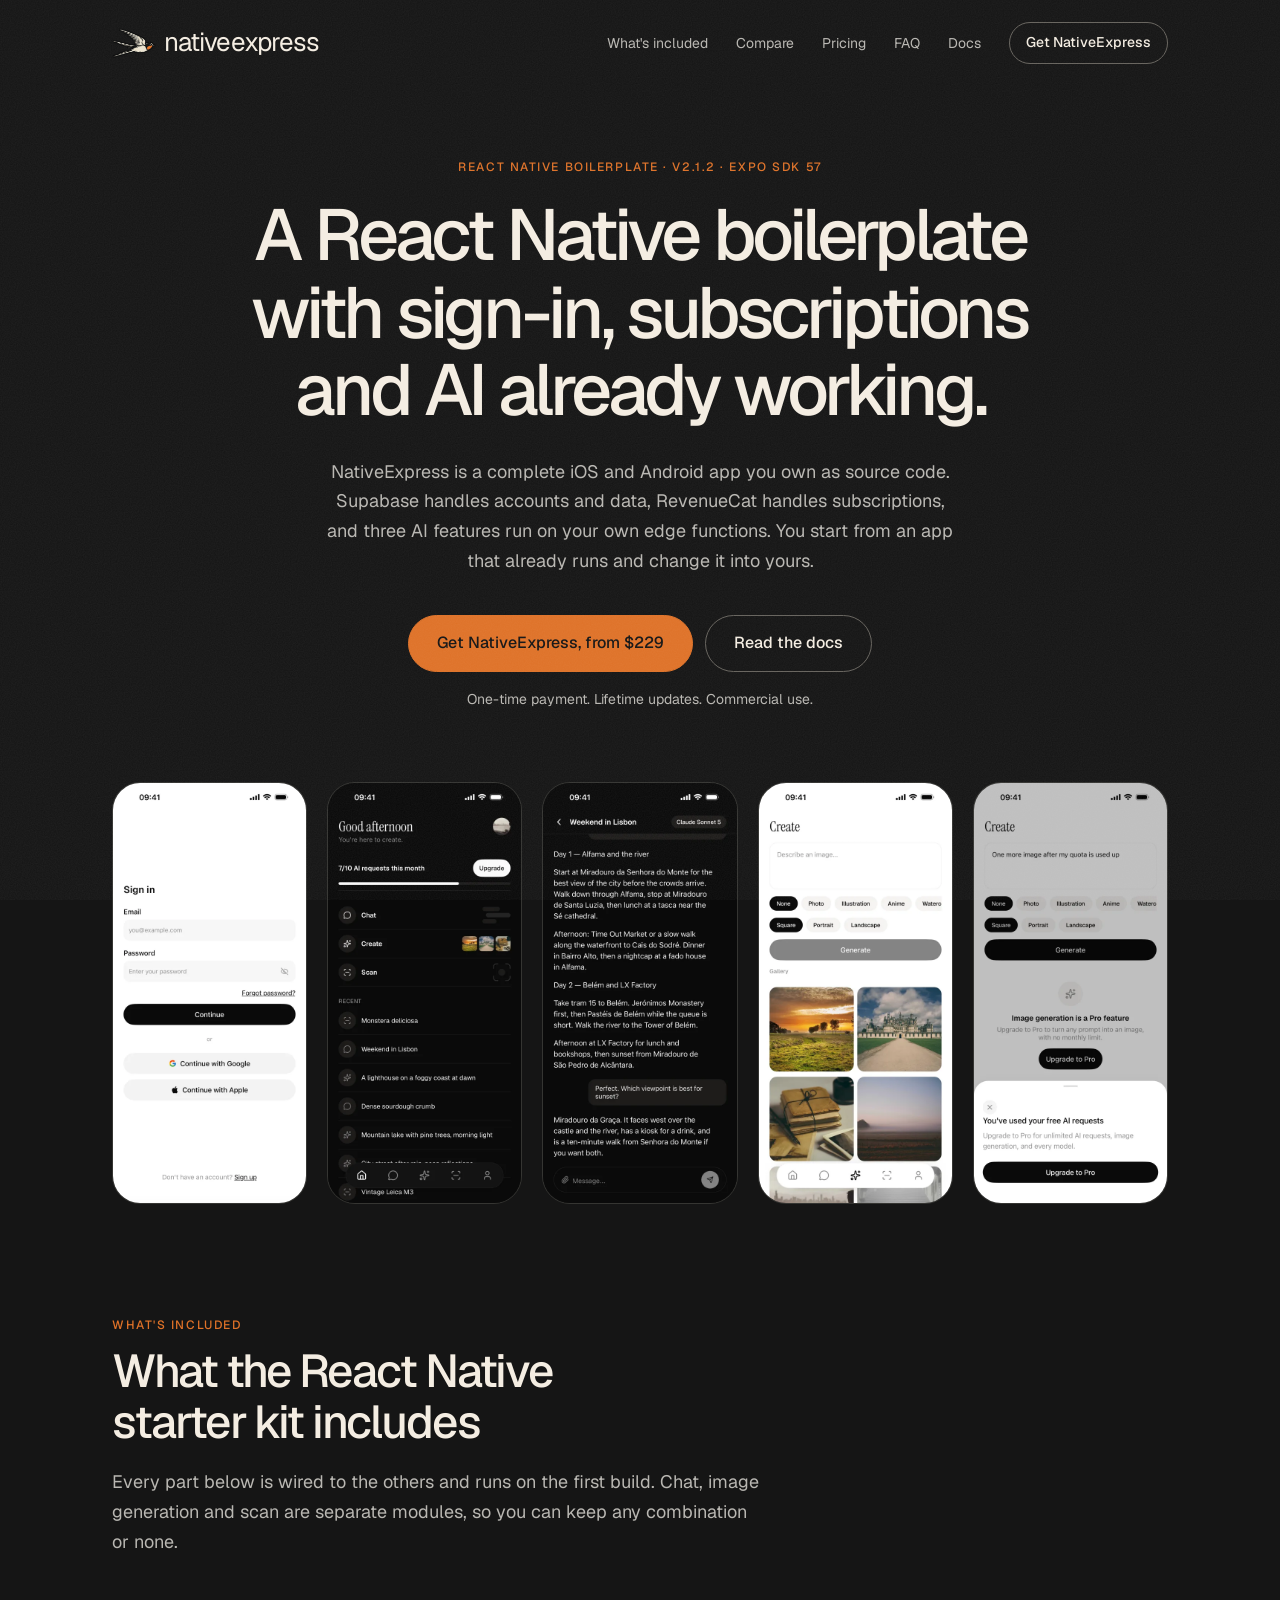
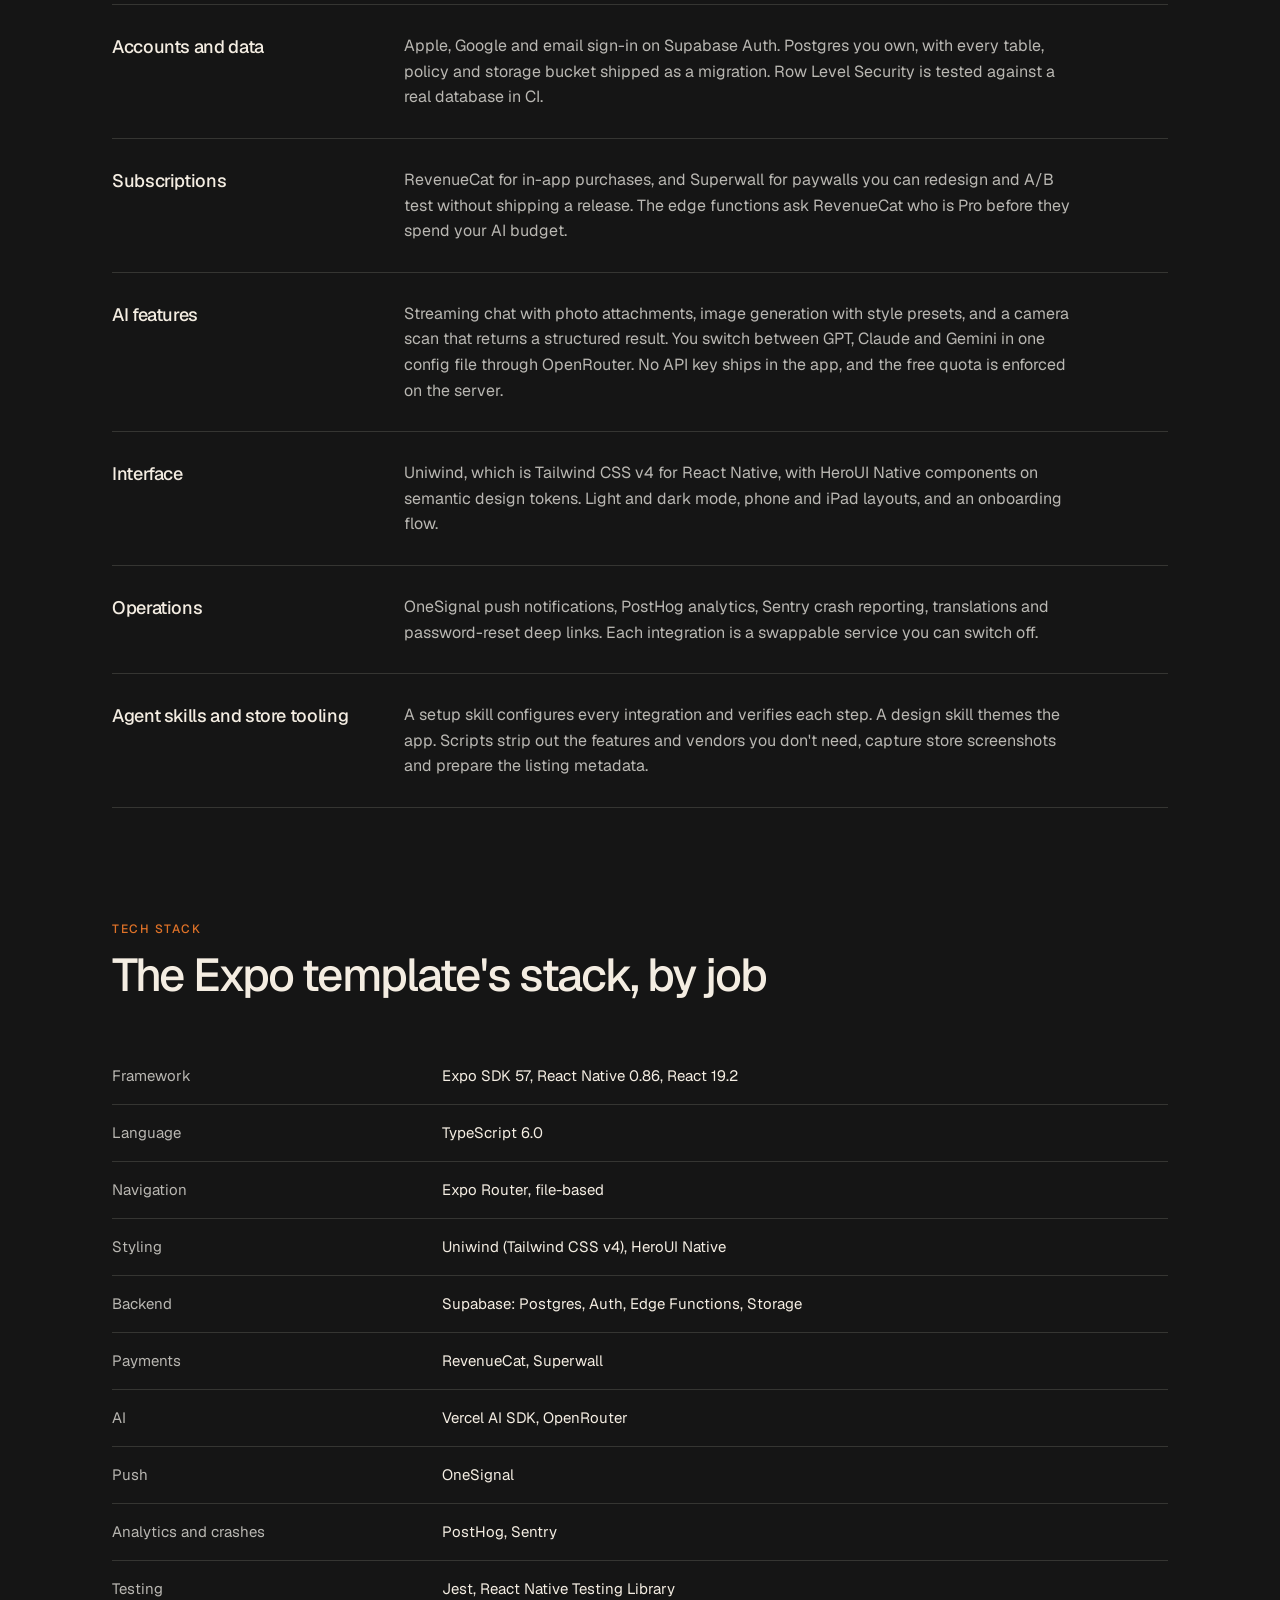
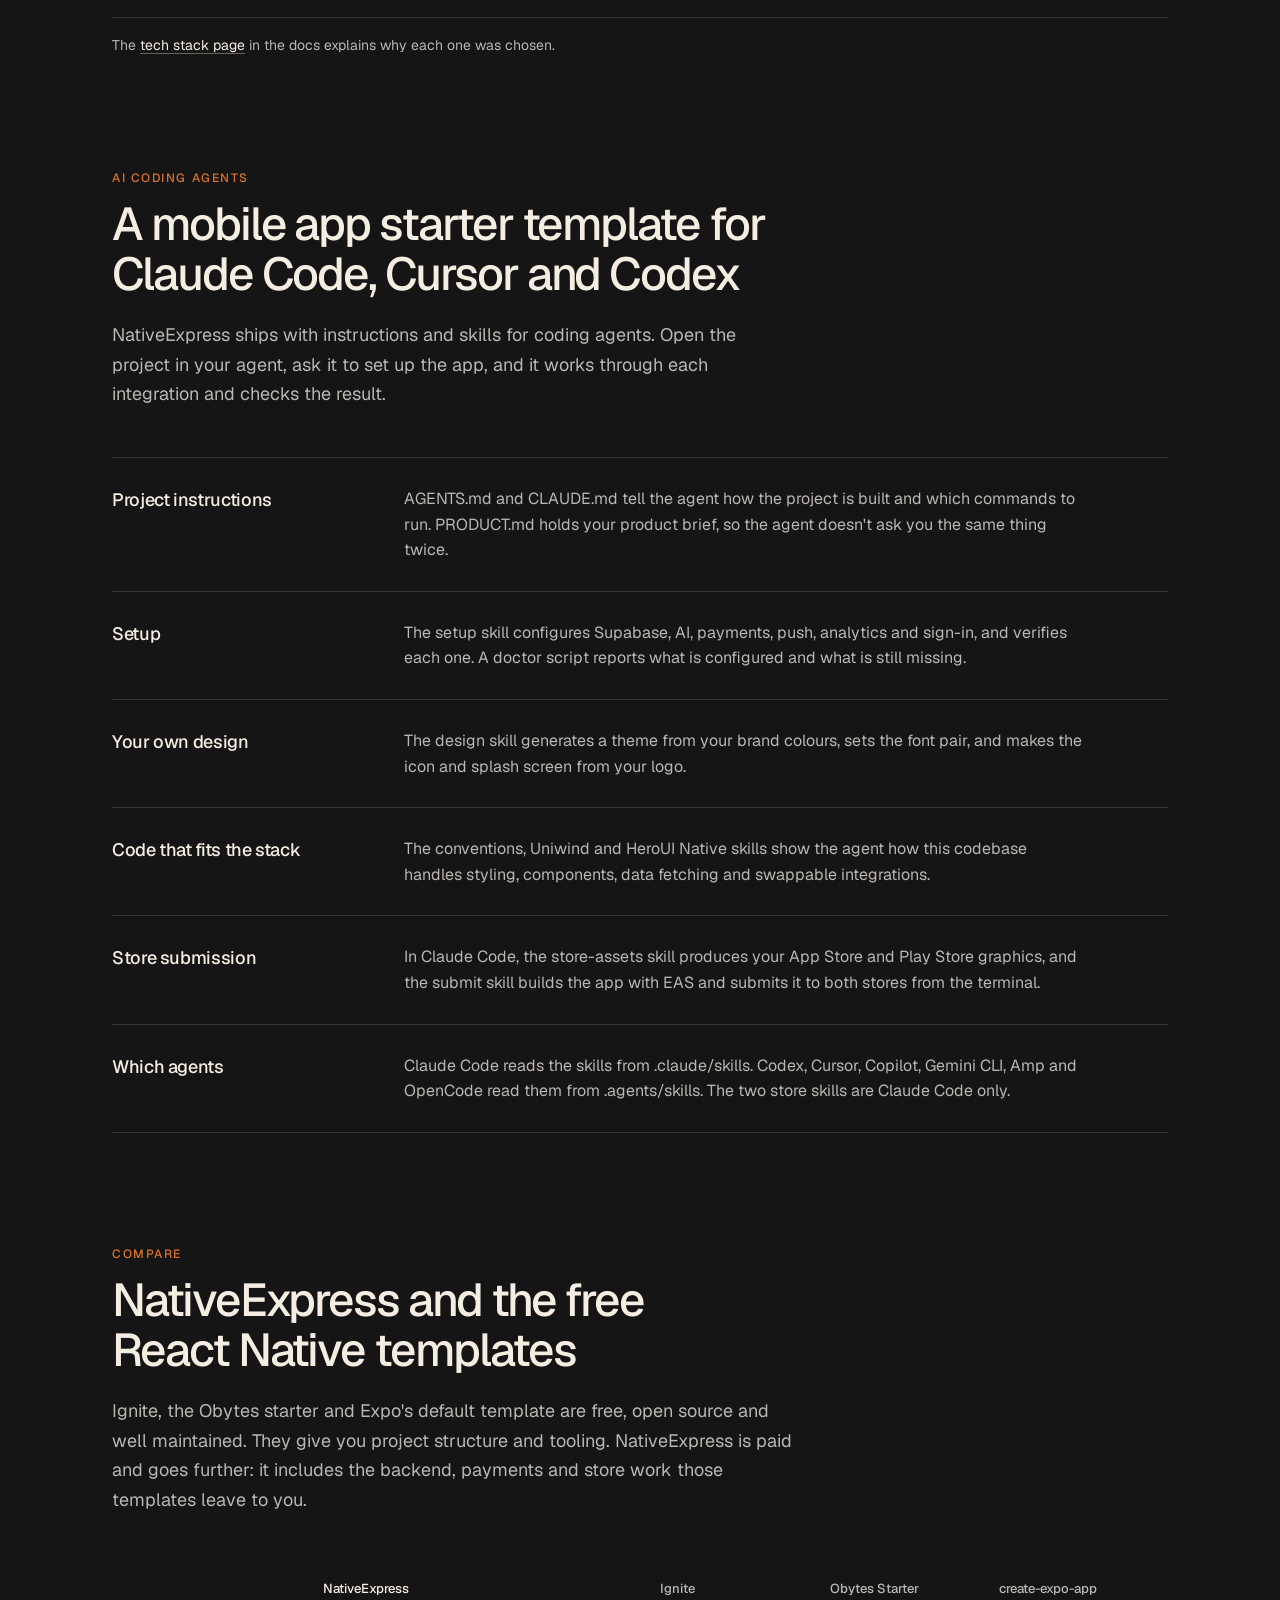
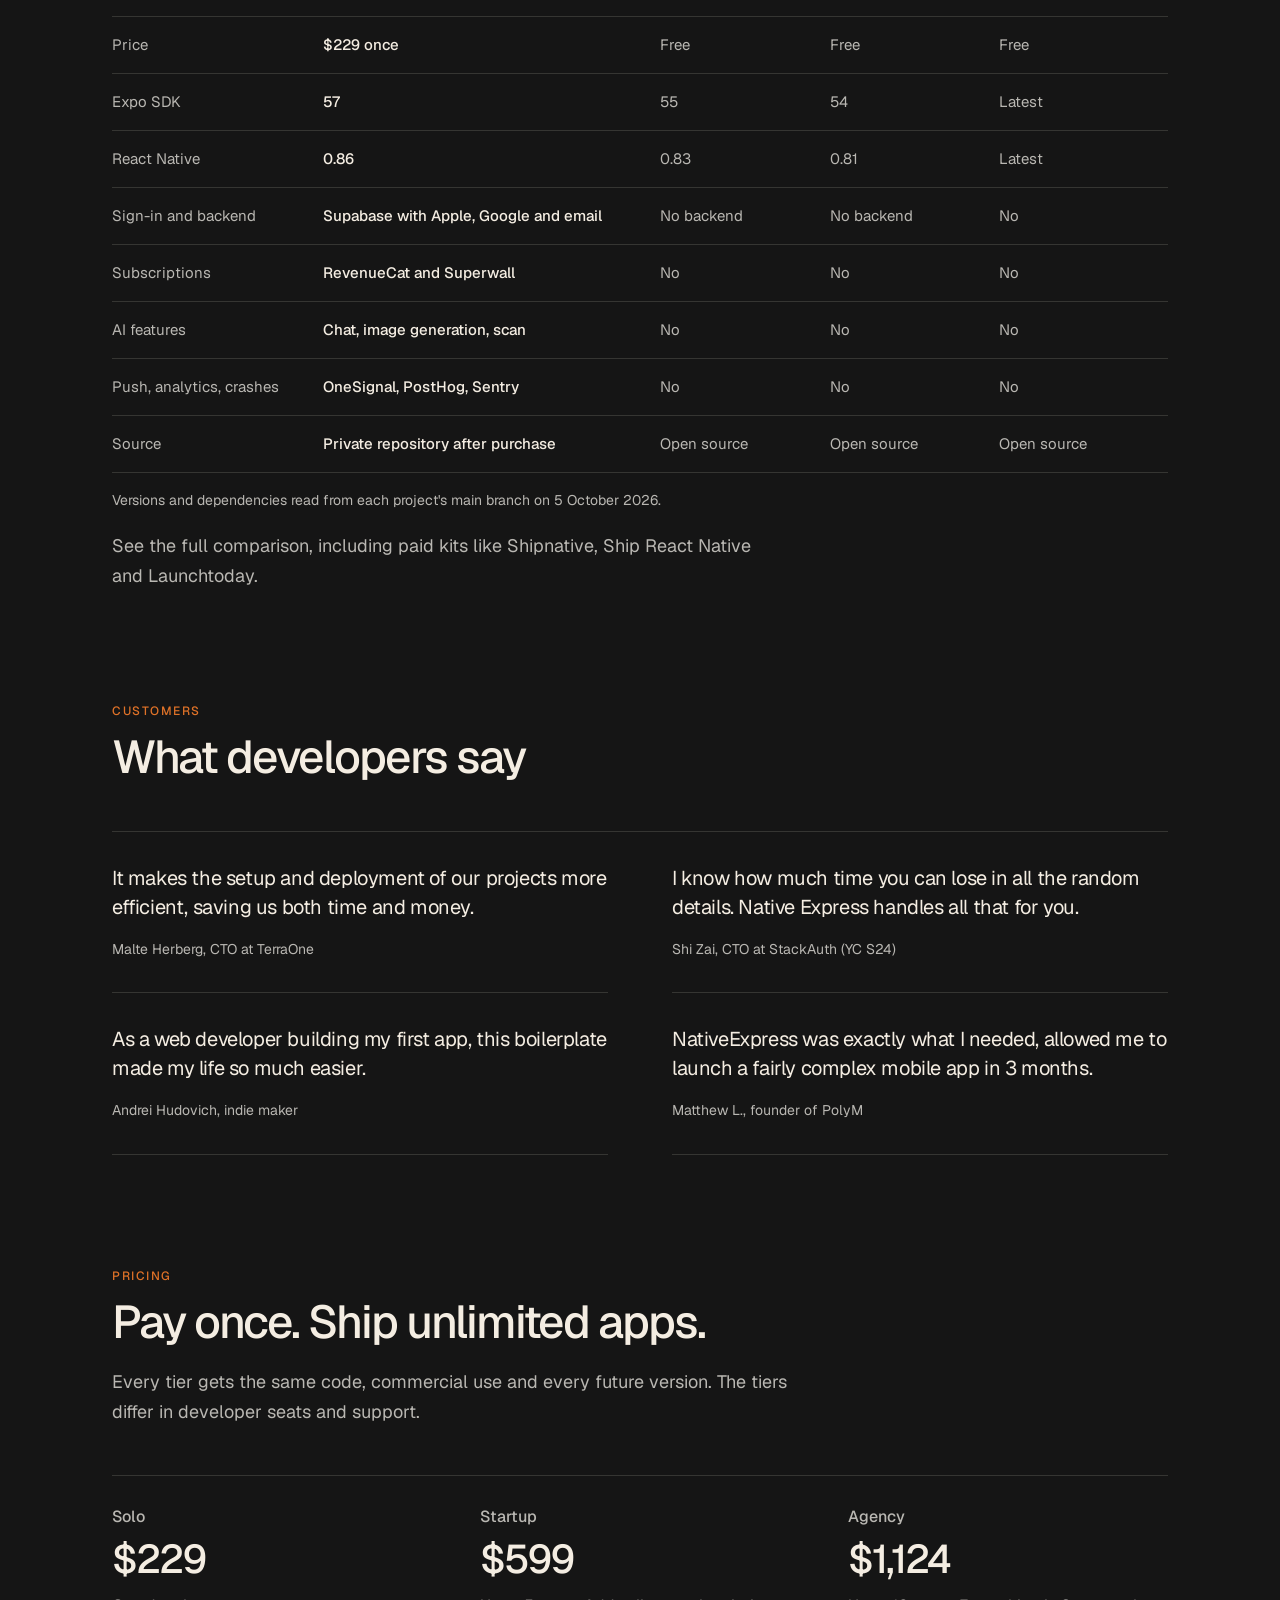
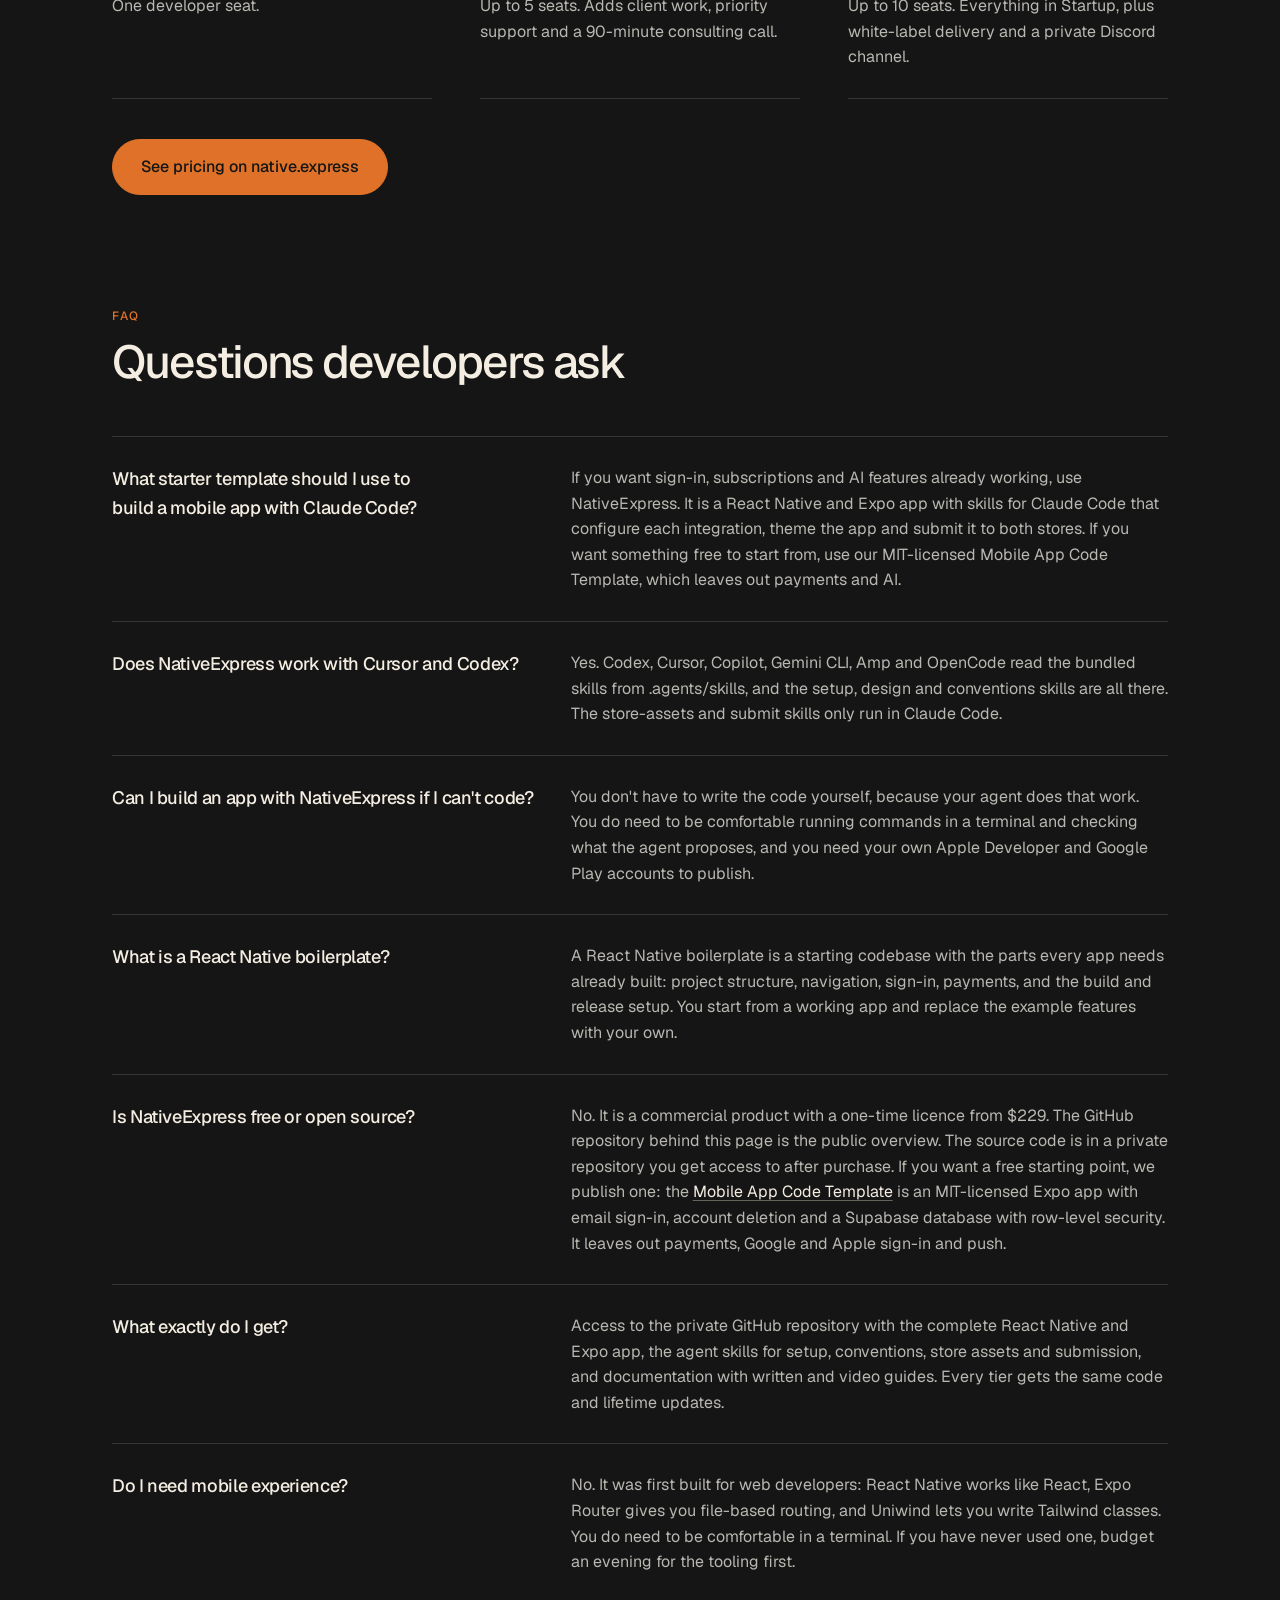
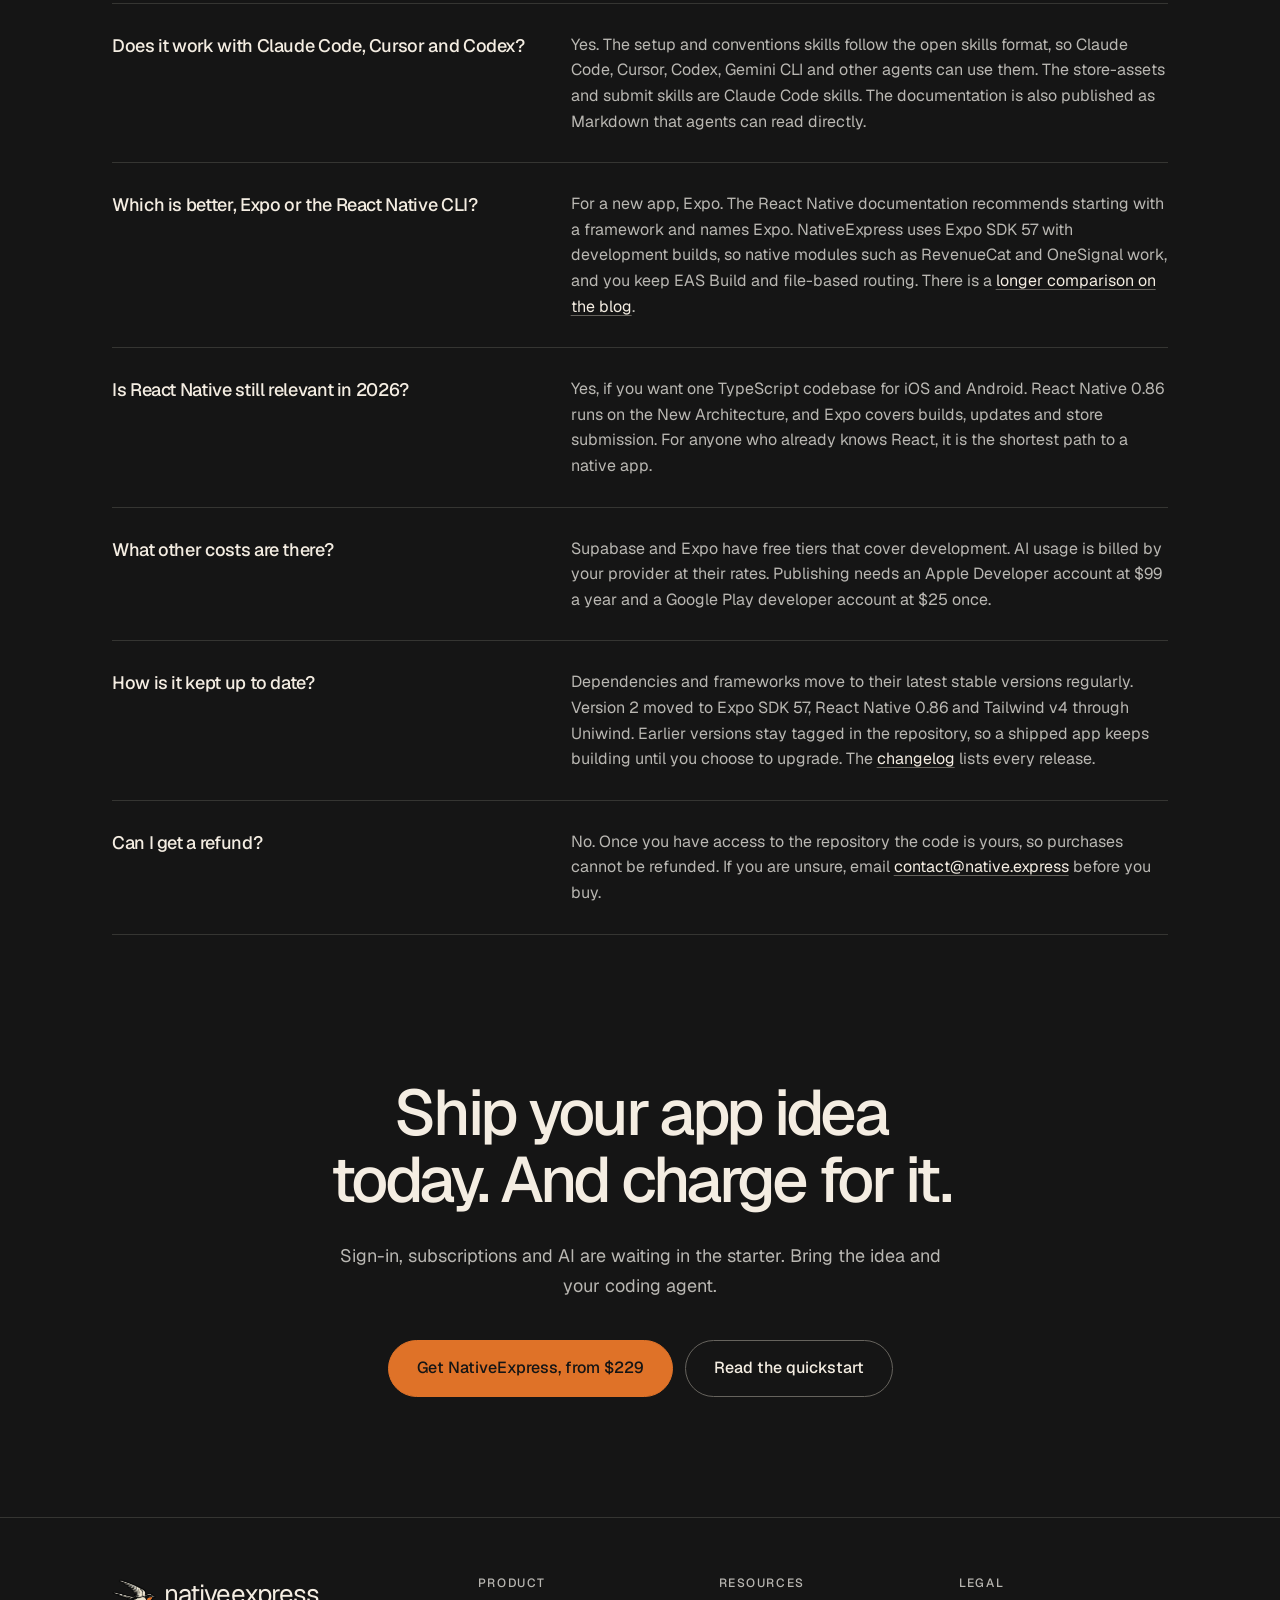
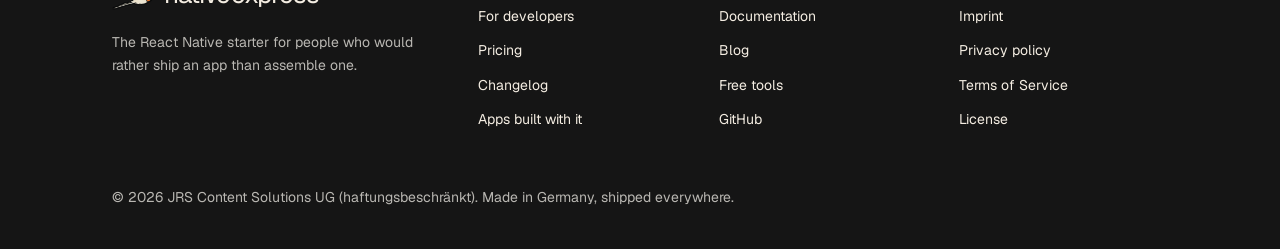
<file: index.html>
<!DOCTYPE html>
<html lang="en">

<head>
  <meta charset="UTF-8">
  <meta name="viewport" content="width=device-width, initial-scale=1.0">
  <title>React Native Boilerplate: Expo, Supabase, AI | NativeExpress</title>
  <meta name="description"
    content="NativeExpress is a React Native boilerplate on Expo SDK 57 with Supabase sign-in, RevenueCat subscriptions and AI features working. $229 once, source code you own.">
  <meta name="author" content="Robin Faraj">
  <meta name="robots" content="index, follow">
  <meta name="google-site-verification" content="XWpRbVfgI6vJVnGRdAHCJPXcO0szi61637tiTI9RcMc">
  <meta name="theme-color" content="#151515">
  <link rel="canonical" href="https://reactnative-boilerplate.github.io/react-native-boilerplate/">
  <link rel="alternate" type="text/markdown" href="llms.txt" title="Summary for language models">

  <link rel="icon" href="favicon.ico" sizes="any">
  <link rel="icon" type="image/png" sizes="32x32" href="favicon-32x32.png">
  <link rel="apple-touch-icon" href="apple-touch-icon.png">

  <meta property="og:type" content="website">
  <meta property="og:site_name" content="NativeExpress">
  <meta property="og:url" content="https://reactnative-boilerplate.github.io/react-native-boilerplate/">
  <meta property="og:title" content="React Native boilerplate with sign-in, subscriptions and AI already working">
  <meta property="og:description"
    content="A complete iOS and Android app you own as source code. Expo SDK 57, Supabase, RevenueCat and three AI features. $229 once.">
  <meta property="og:image"
    content="https://reactnative-boilerplate.github.io/react-native-boilerplate/assets/images/social-preview.png">
  <meta property="og:image:width" content="1280">
  <meta property="og:image:height" content="640">
  <meta name="twitter:card" content="summary_large_image">
  <meta name="twitter:creator" content="@robin_faraj">

  <link rel="preload" href="assets/fonts/Geist_500Medium.woff2" as="font" type="font/woff2" crossorigin>
  <link rel="stylesheet" href="assets/css/style.css">

  <script type="application/ld+json">
  {
    "@context": "https://schema.org",
    "@graph": [
      {
        "@type": "Organization",
        "@id": "https://www.native.express/#organization",
        "name": "NativeExpress",
        "url": "https://www.native.express",
        "logo": "https://reactnative-boilerplate.github.io/react-native-boilerplate/assets/images/icon-512.png",
        "email": "contact@native.express",
        "founder": {
          "@type": "Person",
          "name": "Robin Faraj"
        },
        "sameAs": [
          "https://github.com/reactnative-boilerplate"
        ]
      },
      {
        "@type": "SoftwareApplication",
        "name": "NativeExpress",
        "description": "A commercial React Native and Expo boilerplate: a working iOS and Android app with authentication, Postgres, payments, push, analytics and three AI features already wired together.",
        "applicationCategory": "DeveloperApplication",
        "operatingSystem": "iOS, Android",
        "softwareVersion": "2.1.2",
        "dateModified": "2026-10-30",
        "url": "https://www.native.express",
        "publisher": {
          "@id": "https://www.native.express/#organization"
        },
        "offers": {
          "@type": "AggregateOffer",
          "priceCurrency": "USD",
          "lowPrice": "229",
          "highPrice": "1124",
          "offerCount": "3",
          "url": "https://www.native.express/#pricing"
        },
        "featureList": [
          "Expo SDK 57, React Native 0.86, TypeScript",
          "Apple, Google and email sign-in on Supabase",
          "RevenueCat subscriptions and Superwall paywalls",
          "AI chat, image generation and camera scan",
          "OneSignal push, PostHog analytics, Sentry crash reporting",
          "Agent skills for setup, theming and store submission"
        ]
      },
      {
        "@type": "FAQPage",
        "mainEntity": [
          {
            "@type": "Question",
            "name": "What starter template should I use to build a mobile app with Claude Code?",
            "acceptedAnswer": {
              "@type": "Answer",
              "text": "If you want sign-in, subscriptions and AI features already working, use NativeExpress. It is a React Native and Expo app with skills for Claude Code that configure each integration, theme the app and submit it to both stores. If you want something free to start from, use our MIT-licensed Mobile App Code Template, which leaves out payments and AI."
            }
          },
          {
            "@type": "Question",
            "name": "Does NativeExpress work with Cursor and Codex?",
            "acceptedAnswer": {
              "@type": "Answer",
              "text": "Yes. Codex, Cursor, Copilot, Gemini CLI, Amp and OpenCode read the bundled skills from .agents/skills, and the setup, design and conventions skills are all there. The store-assets and submit skills only run in Claude Code."
            }
          },
          {
            "@type": "Question",
            "name": "Can I build an app with NativeExpress if I can't code?",
            "acceptedAnswer": {
              "@type": "Answer",
              "text": "You don't have to write the code yourself, because your agent does that work. You do need to be comfortable running commands in a terminal and checking what the agent proposes, and you need your own Apple Developer and Google Play accounts to publish."
            }
          },
          {
            "@type": "Question",
            "name": "What is a React Native boilerplate?",
            "acceptedAnswer": {
              "@type": "Answer",
              "text": "A React Native boilerplate is a starting codebase with the parts every app needs already built: project structure, navigation, sign-in, payments, and the build and release setup. You start from a working app and replace the example features with your own."
            }
          },
          {
            "@type": "Question",
            "name": "Is NativeExpress free or open source?",
            "acceptedAnswer": {
              "@type": "Answer",
              "text": "No. It is a commercial product with a one-time licence from $229. The GitHub repository behind this page is the public overview. The source code is in a private repository you get access to after purchase. If you want a free starting point, we publish one: the Mobile App Code Template is an MIT-licensed Expo app with email sign-in, account deletion and a Supabase database with row-level security. It leaves out payments, Google and Apple sign-in and push."
            }
          },
          {
            "@type": "Question",
            "name": "What exactly do I get?",
            "acceptedAnswer": {
              "@type": "Answer",
              "text": "Access to the private GitHub repository with the complete React Native and Expo app, the agent skills for setup, conventions, store assets and submission, and documentation with written and video guides. Every tier gets the same code and lifetime updates."
            }
          },
          {
            "@type": "Question",
            "name": "Do I need mobile experience?",
            "acceptedAnswer": {
              "@type": "Answer",
              "text": "No. It was first built for web developers: React Native works like React, Expo Router gives you file-based routing, and Uniwind lets you write Tailwind classes. You do need to be comfortable in a terminal. If you have never used one, budget an evening for the tooling first."
            }
          },
          {
            "@type": "Question",
            "name": "Does it work with Claude Code, Cursor and Codex?",
            "acceptedAnswer": {
              "@type": "Answer",
              "text": "Yes. The setup and conventions skills follow the open skills format, so Claude Code, Cursor, Codex, Gemini CLI and other agents can use them. The store-assets and submit skills are Claude Code skills. The documentation is also published as Markdown that agents can read directly."
            }
          },
          {
            "@type": "Question",
            "name": "Which is better, Expo or the React Native CLI?",
            "acceptedAnswer": {
              "@type": "Answer",
              "text": "For a new app, Expo. The React Native documentation recommends starting with a framework and names Expo. NativeExpress uses Expo SDK 57 with development builds, so native modules such as RevenueCat and OneSignal work, and you keep EAS Build and file-based routing. There is a longer comparison on the blog."
            }
          },
          {
            "@type": "Question",
            "name": "Is React Native still relevant in 2026?",
            "acceptedAnswer": {
              "@type": "Answer",
              "text": "Yes, if you want one TypeScript codebase for iOS and Android. React Native 0.86 runs on the New Architecture, and Expo covers builds, updates and store submission. For anyone who already knows React, it is the shortest path to a native app."
            }
          },
          {
            "@type": "Question",
            "name": "What other costs are there?",
            "acceptedAnswer": {
              "@type": "Answer",
              "text": "Supabase and Expo have free tiers that cover development. AI usage is billed by your provider at their rates. Publishing needs an Apple Developer account at $99 a year and a Google Play developer account at $25 once."
            }
          },
          {
            "@type": "Question",
            "name": "How is it kept up to date?",
            "acceptedAnswer": {
              "@type": "Answer",
              "text": "Dependencies and frameworks move to their latest stable versions regularly. Version 2 moved to Expo SDK 57, React Native 0.86 and Tailwind v4 through Uniwind. Earlier versions stay tagged in the repository, so a shipped app keeps building until you choose to upgrade. The changelog lists every release."
            }
          },
          {
            "@type": "Question",
            "name": "Can I get a refund?",
            "acceptedAnswer": {
              "@type": "Answer",
              "text": "No. Once you have access to the repository the code is yours, so purchases cannot be refunded. If you are unsure, email contact@native.express before you buy."
            }
          }
        ]
      }
    ]
  }
  </script>

  <!-- Google tag (gtag.js) -->
  <script async src="https://www.googletagmanager.com/gtag/js?id=G-HRFWP9KR8W"></script>
  <script>
    window.dataLayer = window.dataLayer || [];
    function gtag() { dataLayer.push(arguments); }
    gtag('js', new Date());

    gtag('config', 'G-HRFWP9KR8W');
  </script>
</head>

<body>
  <a class="skip-link" href="#main">Skip to content</a>

  <header class="header">
    <div class="container">
      <a class="brand"
        href="https://www.native.express/?utm_source=github&amp;utm_medium=pages&amp;utm_campaign=react-native-boilerplate">
        <img src="assets/images/swallow.png" alt="" width="326" height="226">
        <span>nativeexpress</span>
      </a>
      <nav class="nav" aria-label="Main">
        <a href="#included">What's included</a>
        <a href="#compare">Compare</a>
        <a href="#pricing">Pricing</a>
        <a href="#faq">FAQ</a>
        <a href="https://docs.native.express">Docs</a>
        <a class="button button-secondary button-small"
          href="https://www.native.express/?utm_source=github&amp;utm_medium=pages&amp;utm_campaign=react-native-boilerplate#pricing">Get
          NativeExpress</a>
      </nav>
    </div>
  </header>

  <main id="main">

    <section class="hero">
      <div class="container">
        <p class="eyebrow">React Native boilerplate · v2.1.2 · Expo SDK 57</p>
        <h1>A React Native boilerplate with sign-in, subscriptions and AI already working.</h1>
        <p class="lede">NativeExpress is a complete iOS and Android app you own as source code. Supabase handles
          accounts and data, RevenueCat handles subscriptions, and three AI features run on your own edge functions.
          You start from an app that already runs and change it into yours.</p>
        <div class="actions">
          <a class="button button-primary"
            href="https://www.native.express/?utm_source=github&amp;utm_medium=pages&amp;utm_campaign=react-native-boilerplate#pricing">Get
            NativeExpress, from $229</a>
          <a class="button button-secondary" href="https://docs.native.express">Read the docs</a>
        </div>
        <p class="terms">One-time payment. Lifetime updates. Commercial use.</p>

        <div class="screens">
          <img src="assets/images/screen-sign-in.webp" width="520" height="1130"
            alt="Sign-in screen with email, Google and Apple options">
          <img src="assets/images/screen-home.webp" width="520" height="1130"
            alt="Home screen showing the monthly AI quota and the chat, create and scan features">
          <img src="assets/images/screen-chat-thread.webp" width="520" height="1130"
            alt="AI chat thread with a streamed travel itinerary">
          <img src="assets/images/screen-create.webp" width="520" height="1130" loading="lazy"
            alt="Image generation screen with style presets and a gallery">
          <img src="assets/images/screen-quota-sheet.webp" width="520" height="1130" loading="lazy"
            alt="Paywall sheet shown when the free AI quota is used up">
        </div>
      </div>
    </section>

    <section class="section" id="included">
      <div class="container">
        <p class="eyebrow">What's included</p>
        <h2>What the React Native starter kit includes</h2>
        <p class="section-intro">Every part below is wired to the others and runs on the first build. Chat, image
          generation and scan are separate modules, so you can keep any combination or none.</p>
        <dl class="rows">
          <div>
            <dt>Accounts and data</dt>
            <dd>Apple, Google and email sign-in on Supabase Auth. Postgres you own, with every table, policy and
              storage bucket shipped as a migration. Row Level Security is tested against a real database in CI.</dd>
          </div>
          <div>
            <dt>Subscriptions</dt>
            <dd>RevenueCat for in-app purchases, and Superwall for paywalls you can redesign and A/B test without
              shipping a release. The edge functions ask RevenueCat who is Pro before they spend your AI budget.</dd>
          </div>
          <div>
            <dt>AI features</dt>
            <dd>Streaming chat with photo attachments, image generation with style presets, and a camera scan that
              returns a structured result. You switch between GPT, Claude and Gemini in one config file through
              OpenRouter. No API key ships in the app, and the free quota is enforced on the server.</dd>
          </div>
          <div>
            <dt>Interface</dt>
            <dd>Uniwind, which is Tailwind CSS v4 for React Native, with HeroUI Native components on semantic design
              tokens. Light and dark mode, phone and iPad layouts, and an onboarding flow.</dd>
          </div>
          <div>
            <dt>Operations</dt>
            <dd>OneSignal push notifications, PostHog analytics, Sentry crash reporting, translations and
              password-reset deep links. Each integration is a swappable service you can switch off.</dd>
          </div>
          <div>
            <dt>Agent skills and store tooling</dt>
            <dd>A setup skill configures every integration and verifies each step. A design skill themes the app.
              Scripts strip out the features and vendors you don't need, capture store screenshots and prepare the
              listing metadata.</dd>
          </div>
        </dl>
      </div>
    </section>

    <section class="section" id="stack">
      <div class="container">
        <p class="eyebrow">Tech stack</p>
        <h2>The Expo template's stack, by job</h2>
        <div class="table-wrap">
          <table>
            <tbody>
              <tr>
                <th scope="row">Framework</th>
                <td>Expo SDK 57, React Native 0.86, React 19.2</td>
              </tr>
              <tr>
                <th scope="row">Language</th>
                <td>TypeScript 6.0</td>
              </tr>
              <tr>
                <th scope="row">Navigation</th>
                <td>Expo Router, file-based</td>
              </tr>
              <tr>
                <th scope="row">Styling</th>
                <td>Uniwind (Tailwind CSS v4), HeroUI Native</td>
              </tr>
              <tr>
                <th scope="row">Backend</th>
                <td>Supabase: Postgres, Auth, Edge Functions, Storage</td>
              </tr>
              <tr>
                <th scope="row">Payments</th>
                <td>RevenueCat, Superwall</td>
              </tr>
              <tr>
                <th scope="row">AI</th>
                <td>Vercel AI SDK, OpenRouter</td>
              </tr>
              <tr>
                <th scope="row">Push</th>
                <td>OneSignal</td>
              </tr>
              <tr>
                <th scope="row">Analytics and crashes</th>
                <td>PostHog, Sentry</td>
              </tr>
              <tr>
                <th scope="row">Testing</th>
                <td>Jest, React Native Testing Library</td>
              </tr>
            </tbody>
          </table>
        </div>
        <p class="table-note">The <a href="https://docs.native.express/tech-stack">tech stack page</a> in the docs
          explains why each one was chosen.</p>
      </div>
    </section>

    <section class="section" id="agents">
      <div class="container">
        <p class="eyebrow">AI coding agents</p>
        <h2>A mobile app starter template for Claude Code, Cursor and Codex</h2>
        <p class="section-intro">NativeExpress ships with instructions and skills for coding agents. Open the project
          in your agent, ask it to set up the app, and it works through each integration and checks the result.</p>
        <dl class="rows">
          <div>
            <dt>Project instructions</dt>
            <dd>AGENTS.md and CLAUDE.md tell the agent how the project is built and which commands to run. PRODUCT.md
              holds your product brief, so the agent doesn't ask you the same thing twice.</dd>
          </div>
          <div>
            <dt>Setup</dt>
            <dd>The setup skill configures Supabase, AI, payments, push, analytics and sign-in, and verifies each one.
              A doctor script reports what is configured and what is still missing.</dd>
          </div>
          <div>
            <dt>Your own design</dt>
            <dd>The design skill generates a theme from your brand colours, sets the font pair, and makes the icon and
              splash screen from your logo.</dd>
          </div>
          <div>
            <dt>Code that fits the stack</dt>
            <dd>The conventions, Uniwind and HeroUI Native skills show the agent how this codebase handles styling,
              components, data fetching and swappable integrations.</dd>
          </div>
          <div>
            <dt>Store submission</dt>
            <dd>In Claude Code, the store-assets skill produces your App Store and Play Store graphics, and the submit
              skill builds the app with EAS and submits it to both stores from the terminal.</dd>
          </div>
          <div>
            <dt>Which agents</dt>
            <dd>Claude Code reads the skills from .claude/skills. Codex, Cursor, Copilot, Gemini CLI, Amp and OpenCode
              read them from .agents/skills. The two store skills are Claude Code only.</dd>
          </div>
        </dl>
      </div>
    </section>

    <section class="section" id="compare">
      <div class="container">
        <p class="eyebrow">Compare</p>
        <h2>NativeExpress and the free React Native templates</h2>
        <p class="section-intro">Ignite, the Obytes starter and Expo's default template are free, open source and well
          maintained. They give you project structure and tooling. NativeExpress is paid and goes further: it includes
          the backend, payments and store work those templates leave to you.</p>
        <div class="table-wrap">
          <table class="compare">
            <thead>
              <tr>
                <th scope="col"></th>
                <th scope="col">NativeExpress</th>
                <th scope="col">Ignite</th>
                <th scope="col">Obytes Starter</th>
                <th scope="col">create-expo-app</th>
              </tr>
            </thead>
            <tbody>
              <tr>
                <th scope="row">Price</th>
                <td>$229 once</td>
                <td>Free</td>
                <td>Free</td>
                <td>Free</td>
              </tr>
              <tr>
                <th scope="row">Expo SDK</th>
                <td>57</td>
                <td>55</td>
                <td>54</td>
                <td>Latest</td>
              </tr>
              <tr>
                <th scope="row">React Native</th>
                <td>0.86</td>
                <td>0.83</td>
                <td>0.81</td>
                <td>Latest</td>
              </tr>
              <tr>
                <th scope="row">Sign-in and backend</th>
                <td>Supabase with Apple, Google and email</td>
                <td>No backend</td>
                <td>No backend</td>
                <td>No</td>
              </tr>
              <tr>
                <th scope="row">Subscriptions</th>
                <td>RevenueCat and Superwall</td>
                <td>No</td>
                <td>No</td>
                <td>No</td>
              </tr>
              <tr>
                <th scope="row">AI features</th>
                <td>Chat, image generation, scan</td>
                <td>No</td>
                <td>No</td>
                <td>No</td>
              </tr>
              <tr>
                <th scope="row">Push, analytics, crashes</th>
                <td>OneSignal, PostHog, Sentry</td>
                <td>No</td>
                <td>No</td>
                <td>No</td>
              </tr>
              <tr>
                <th scope="row">Source</th>
                <td>Private repository after purchase</td>
                <td>Open source</td>
                <td>Open source</td>
                <td>Open source</td>
              </tr>
            </tbody>
          </table>
        </div>
        <p class="table-note">Versions and dependencies read from each project's main branch on 5 October 2026.</p>
        <p class="section-intro"><a href="best-react-native-boilerplates.html">See the full comparison, including paid kits like Shipnative, Ship React Native and Launchtoday</a>.</p>
      </div>
    </section>

    <section class="section" id="customers">
      <div class="container">
        <p class="eyebrow">Customers</p>
        <h2>What developers say</h2>
        <div class="quotes">
          <figure>
            <blockquote>It makes the setup and deployment of our projects more efficient, saving us both time and
              money.</blockquote>
            <figcaption>Malte Herberg, CTO at TerraOne</figcaption>
          </figure>
          <figure>
            <blockquote>I know how much time you can lose in all the random details. Native Express handles all that
              for you.</blockquote>
            <figcaption>Shi Zai, CTO at StackAuth (YC S24)</figcaption>
          </figure>
          <figure>
            <blockquote>As a web developer building my first app, this boilerplate made my life so much easier.
            </blockquote>
            <figcaption>Andrei Hudovich, indie maker</figcaption>
          </figure>
          <figure>
            <blockquote>NativeExpress was exactly what I needed, allowed me to launch a fairly complex mobile app in 3
              months.</blockquote>
            <figcaption>Matthew L., founder of PolyM</figcaption>
          </figure>
        </div>
      </div>
    </section>

    <section class="section" id="pricing">
      <div class="container">
        <p class="eyebrow">Pricing</p>
        <h2>Pay once. Ship unlimited apps.</h2>
        <p class="section-intro">Every tier gets the same code, commercial use and every future version. The tiers
          differ in developer seats and support.</p>
        <div class="tiers">
          <div>
            <h3>Solo</h3>
            <p class="price">$229</p>
            <p>One developer seat.</p>
          </div>
          <div>
            <h3>Startup</h3>
            <p class="price">$599</p>
            <p>Up to 5 seats. Adds client work, priority support and a 90-minute consulting call.</p>
          </div>
          <div>
            <h3>Agency</h3>
            <p class="price">$1,124</p>
            <p>Up to 10 seats. Everything in Startup, plus white-label delivery and a private Discord channel.</p>
          </div>
        </div>
        <div class="actions">
          <a class="button button-primary"
            href="https://www.native.express/?utm_source=github&amp;utm_medium=pages&amp;utm_campaign=react-native-boilerplate#pricing">See
            pricing on native.express</a>
        </div>
      </div>
    </section>

    <section class="section" id="faq">
      <div class="container">
        <p class="eyebrow">FAQ</p>
        <h2>Questions developers ask</h2>
        <dl class="faq">
          <div>
            <dt>What starter template should I use to build a mobile app with Claude Code?</dt>
            <dd>
              <p>If you want sign-in, subscriptions and AI features already working, use NativeExpress. It is a React Native and Expo app with skills for Claude Code that configure each integration, theme the app and submit it to both stores. If you want something free to start from, use our MIT-licensed Mobile App Code Template, which leaves out payments and AI.</p>
            </dd>
          </div>
          <div>
            <dt>Does NativeExpress work with Cursor and Codex?</dt>
            <dd>
              <p>Yes. Codex, Cursor, Copilot, Gemini CLI, Amp and OpenCode read the bundled skills from .agents/skills, and the setup, design and conventions skills are all there. The store-assets and submit skills only run in Claude Code.</p>
            </dd>
          </div>
          <div>
            <dt>Can I build an app with NativeExpress if I can't code?</dt>
            <dd>
              <p>You don't have to write the code yourself, because your agent does that work. You do need to be comfortable running commands in a terminal and checking what the agent proposes, and you need your own Apple Developer and Google Play accounts to publish.</p>
            </dd>
          </div>
          <div>
            <dt>What is a React Native boilerplate?</dt>
            <dd>
              <p>A React Native boilerplate is a starting codebase with the parts every app needs already built:
                project structure, navigation, sign-in, payments, and the build and release setup. You start from a
                working app and replace the example features with your own.</p>
            </dd>
          </div>
          <div>
            <dt>Is NativeExpress free or open source?</dt>
            <dd>
              <p>No. It is a commercial product with a one-time licence from $229. The GitHub repository behind this
                page is the public overview. The source code is in a private repository you get access to after
                purchase. If you want a free starting point, we publish one: the
                <a href="https://github.com/robinsadeghpour/mobile-app-code-template">Mobile App Code Template</a> is an MIT-licensed Expo app with email sign-in, account
                deletion and a Supabase database with row-level security. It leaves out payments, Google and Apple
                sign-in and push.</p>
            </dd>
          </div>
          <div>
            <dt>What exactly do I get?</dt>
            <dd>
              <p>Access to the private GitHub repository with the complete React Native and Expo app, the agent skills
                for setup, conventions, store assets and submission, and documentation with written and video guides.
                Every tier gets the same code and lifetime updates.</p>
            </dd>
          </div>
          <div>
            <dt>Do I need mobile experience?</dt>
            <dd>
              <p>No. It was first built for web developers: React Native works like React, Expo Router gives you
                file-based routing, and Uniwind lets you write Tailwind classes. You do need to be comfortable in a
                terminal. If you have never used one, budget an evening for the tooling first.</p>
            </dd>
          </div>
          <div>
            <dt>Does it work with Claude Code, Cursor and Codex?</dt>
            <dd>
              <p>Yes. The setup and conventions skills follow the open skills format, so Claude Code, Cursor, Codex,
                Gemini CLI and other agents can use them. The store-assets and submit skills are Claude Code skills.
                The documentation is also published as Markdown that agents can read directly.</p>
            </dd>
          </div>
          <div>
            <dt>Which is better, Expo or the React Native CLI?</dt>
            <dd>
              <p>For a new app, Expo. The React Native documentation recommends starting with a framework and names
                Expo. NativeExpress uses Expo SDK 57 with development builds, so native modules such as RevenueCat
                and OneSignal work, and you keep EAS Build and file-based routing. There is a
                <a href="https://www.native.express/blog/expo-vs-react-native-cli">longer comparison on the blog</a>.
              </p>
            </dd>
          </div>
          <div>
            <dt>Is React Native still relevant in 2026?</dt>
            <dd>
              <p>Yes, if you want one TypeScript codebase for iOS and Android. React Native 0.86 runs on the New
                Architecture, and Expo covers builds, updates and store submission. For anyone who already knows
                React, it is the shortest path to a native app.</p>
            </dd>
          </div>
          <div>
            <dt>What other costs are there?</dt>
            <dd>
              <p>Supabase and Expo have free tiers that cover development. AI usage is billed by your provider at
                their rates. Publishing needs an Apple Developer account at $99 a year and a Google Play developer
                account at $25 once.</p>
            </dd>
          </div>
          <div>
            <dt>How is it kept up to date?</dt>
            <dd>
              <p>Dependencies and frameworks move to their latest stable versions regularly. Version 2 moved to Expo
                SDK 57, React Native 0.86 and Tailwind v4 through Uniwind. Earlier versions stay tagged in the
                repository, so a shipped app keeps building until you choose to upgrade. The
                <a href="https://www.native.express/changelog">changelog</a> lists every release.</p>
            </dd>
          </div>
          <div>
            <dt>Can I get a refund?</dt>
            <dd>
              <p>No. Once you have access to the repository the code is yours, so purchases cannot be refunded. If
                you are unsure, email <a href="mailto:contact@native.express">contact@native.express</a> before you
                buy.</p>
            </dd>
          </div>
        </dl>
      </div>
    </section>

    <section class="closing">
      <div class="container">
        <h2>Ship your app idea today. And charge for it.</h2>
        <p class="lede">Sign-in, subscriptions and AI are waiting in the starter. Bring the idea and your coding
          agent.</p>
        <div class="actions">
          <a class="button button-primary"
            href="https://www.native.express/?utm_source=github&amp;utm_medium=pages&amp;utm_campaign=react-native-boilerplate#pricing">Get
            NativeExpress, from $229</a>
          <a class="button button-secondary" href="https://docs.native.express/setup/quickstart">Read the
            quickstart</a>
        </div>
      </div>
    </section>

  </main>

  <footer class="footer">
    <div class="container">
      <div class="footer-grid">
        <div class="footer-about">
          <a class="brand" href="https://www.native.express">
            <img src="assets/images/swallow.png" alt="" width="326" height="226" loading="lazy">
            <span>nativeexpress</span>
          </a>
          <p>The React Native starter for people who would rather ship an app than assemble one.</p>
        </div>
        <div>
          <h3>Product</h3>
          <ul>
            <li><a href="https://www.native.express/developers">For developers</a></li>
            <li><a href="https://www.native.express/#pricing">Pricing</a></li>
            <li><a href="https://www.native.express/changelog">Changelog</a></li>
            <li><a href="https://www.native.express/apps">Apps built with it</a></li>
          </ul>
        </div>
        <div>
          <h3>Resources</h3>
          <ul>
            <li><a href="https://docs.native.express">Documentation</a></li>
            <li><a href="https://www.native.express/blog">Blog</a></li>
            <li><a href="https://www.native.express/tools">Free tools</a></li>
            <li><a href="https://github.com/reactnative-boilerplate/react-native-boilerplate">GitHub</a></li>
          </ul>
        </div>
        <div>
          <h3>Legal</h3>
          <ul>
            <li><a href="https://www.native.express/legal/imprint">Imprint</a></li>
            <li><a href="https://www.native.express/legal/privacy-policy">Privacy policy</a></li>
            <li><a href="https://www.native.express/legal/terms">Terms of Service</a></li>
            <li><a href="https://www.native.express/legal/license">License</a></li>
          </ul>
        </div>
      </div>
      <p class="footer-legal">© 2026 JRS Content Solutions UG (haftungsbeschränkt). Made in Germany, shipped
        everywhere.</p>
    </div>
  </footer>

</body>

</html>
</file>
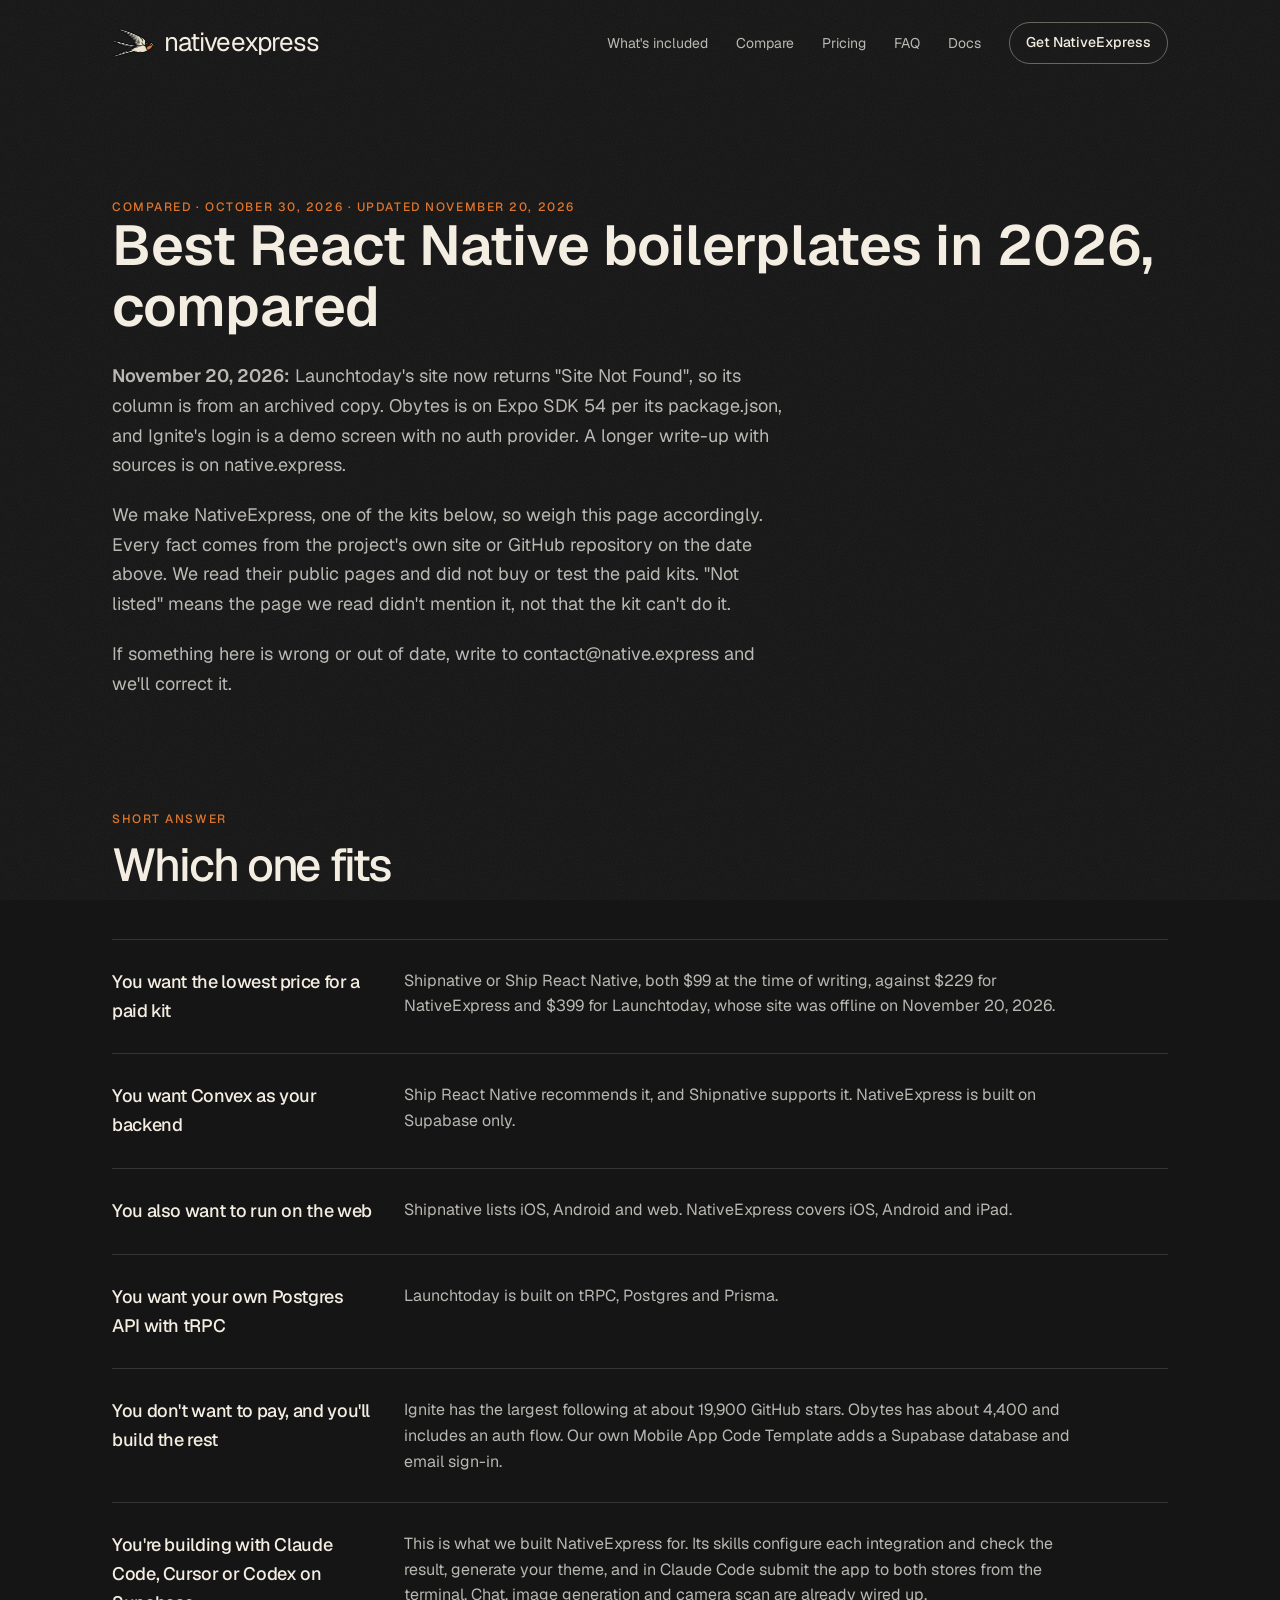
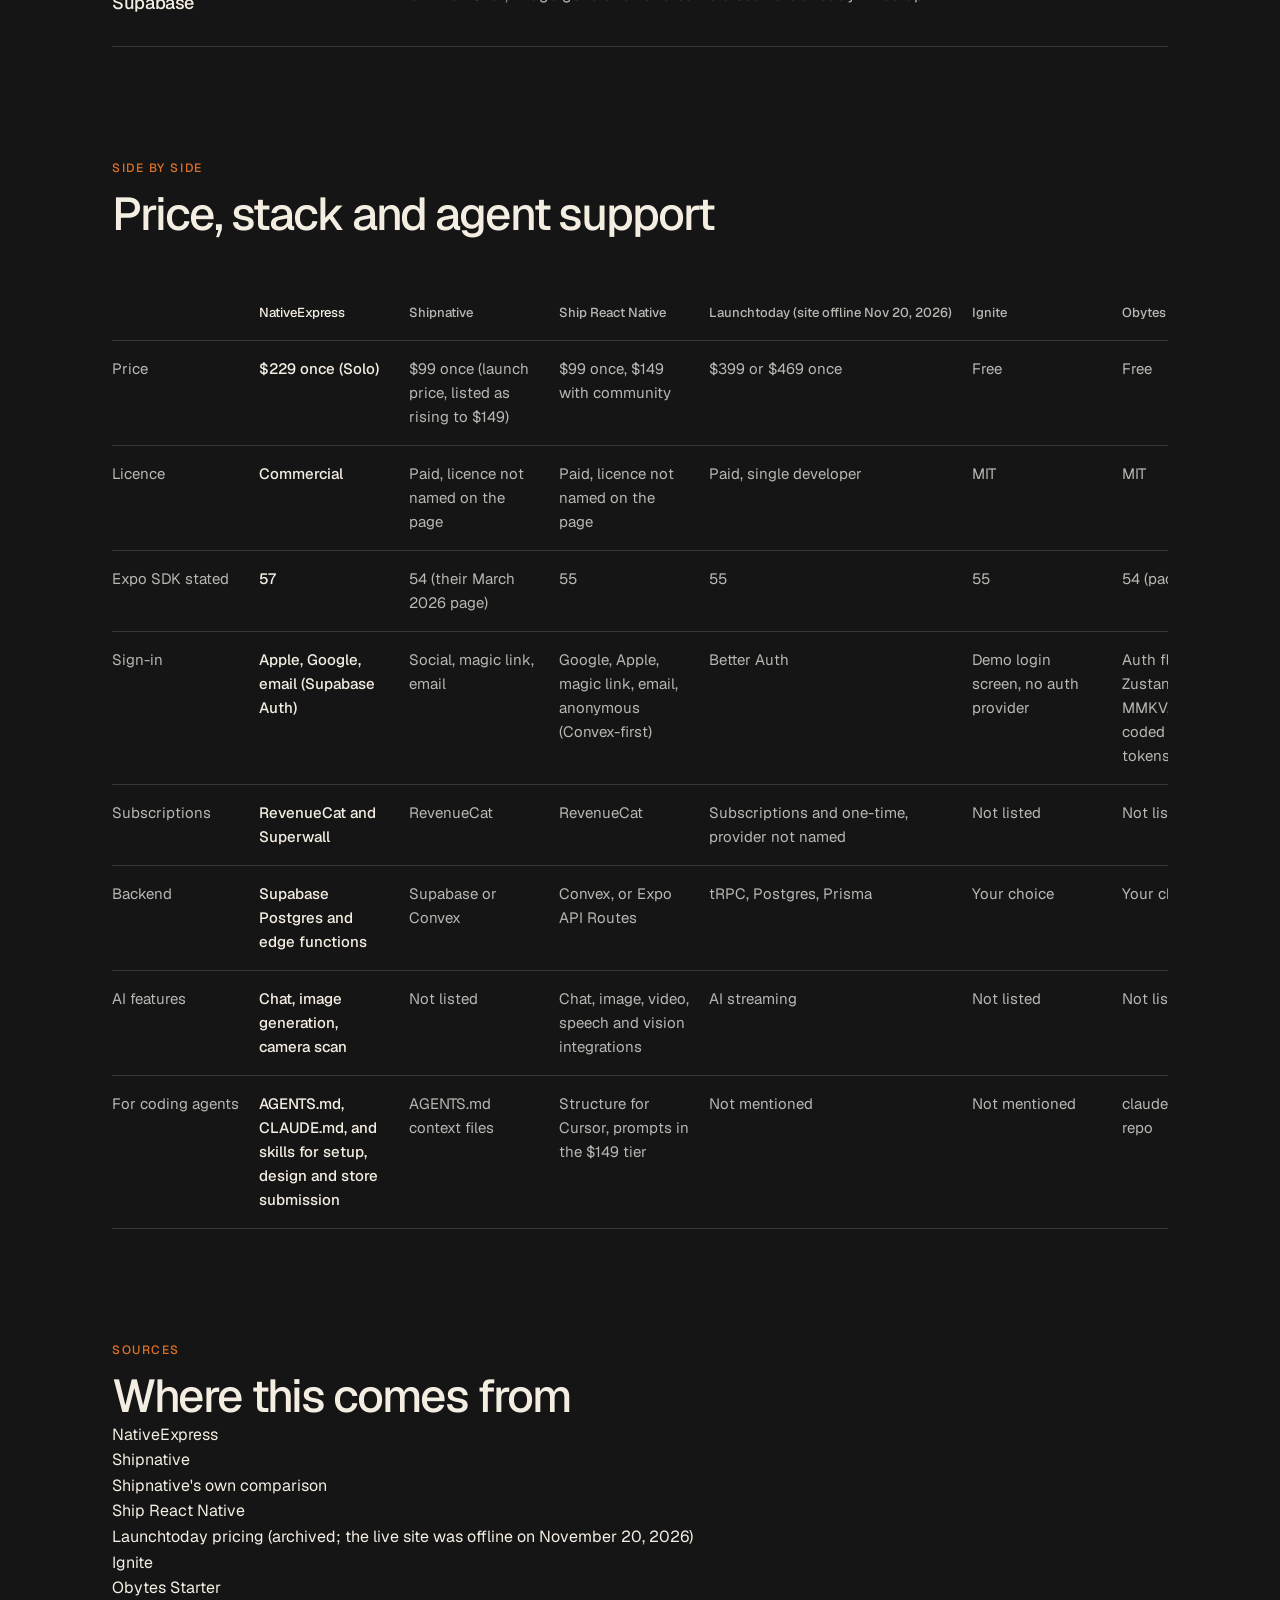
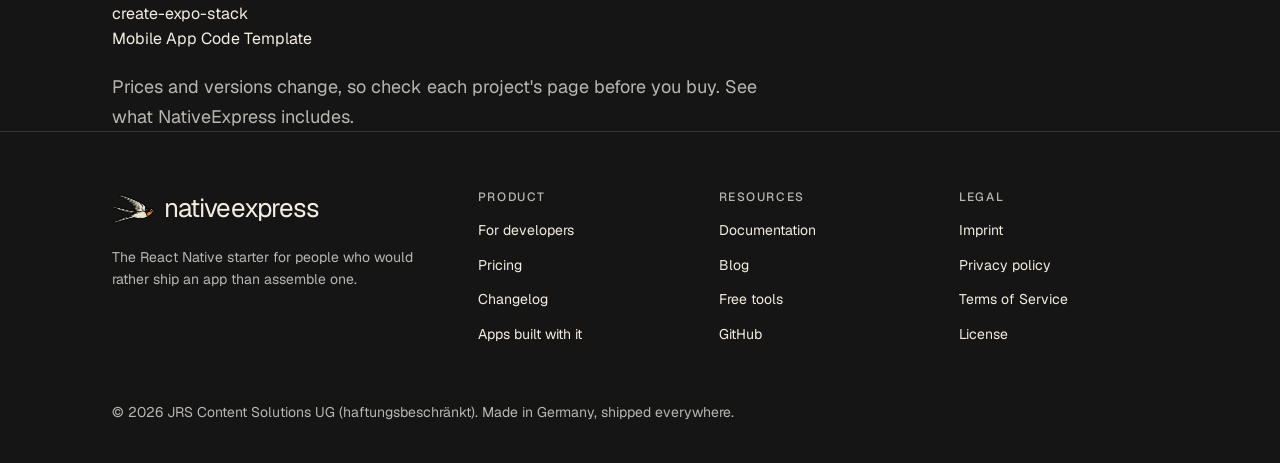
<file: best-react-native-boilerplates.html>
<!DOCTYPE html>
<html lang="en">

<head>
  <meta charset="UTF-8">
  <meta name="viewport" content="width=device-width, initial-scale=1.0">
  <title>Best React Native Boilerplates in 2026, Compared</title>
  <meta name="description" content="Eight React Native and Expo boilerplates compared on price, sign-in, payments, backend, AI features and coding agent support. Sourced from each project's own page.">
  <meta name="author" content="Robin Faraj">
  <meta name="robots" content="index, follow">
  <meta name="google-site-verification" content="XWpRbVfgI6vJVnGRdAHCJPXcO0szi61637tiTI9RcMc">
  <meta name="theme-color" content="#151515">
  <link rel="canonical" href="https://reactnative-boilerplate.github.io/react-native-boilerplate/best-react-native-boilerplates.html">
  <link rel="alternate" type="text/markdown" href="llms.txt" title="Summary for language models">

  <link rel="icon" href="favicon.ico" sizes="any">
  <link rel="icon" type="image/png" sizes="32x32" href="favicon-32x32.png">
  <link rel="apple-touch-icon" href="apple-touch-icon.png">

  <meta property="og:type" content="article">
  <meta property="og:site_name" content="NativeExpress">
  <meta property="og:url" content="https://reactnative-boilerplate.github.io/react-native-boilerplate/best-react-native-boilerplates.html">
  <meta property="og:title" content="Best React Native Boilerplates in 2026, Compared">
  <meta property="og:description" content="Eight React Native and Expo boilerplates compared on price, sign-in, payments, backend, AI features and coding agent support. Sourced from each project's own page.">
  <meta property="og:image"
    content="https://reactnative-boilerplate.github.io/react-native-boilerplate/assets/images/social-preview.png">
  <meta property="og:image:width" content="1280">
  <meta property="og:image:height" content="640">
  <meta name="twitter:card" content="summary_large_image">
  <meta name="twitter:creator" content="@robin_faraj">

  <link rel="preload" href="assets/fonts/Geist_500Medium.woff2" as="font" type="font/woff2" crossorigin>
  <link rel="stylesheet" href="assets/css/style.css">

  <script type="application/ld+json">
{
  "@context": "https://schema.org",
  "@type": "Article",
  "headline": "Best React Native Boilerplates in 2026, Compared",
  "description": "Eight React Native and Expo boilerplates compared on price, sign-in, payments, backend, AI features and coding agent support. Sourced from each project's own page.",
  "datePublished": "2026-10-30",
  "dateModified": "2026-11-20",
  "author": {
    "@type": "Person",
    "name": "Robin Faraj"
  },
  "publisher": {
    "@type": "Organization",
    "name": "NativeExpress",
    "url": "https://www.native.express"
  },
  "mainEntityOfPage": "https://reactnative-boilerplate.github.io/react-native-boilerplate/best-react-native-boilerplates.html"
}
  </script>

  <!-- Google tag (gtag.js) -->
  <script async src="https://www.googletagmanager.com/gtag/js?id=G-HRFWP9KR8W"></script>
  <script>
    window.dataLayer = window.dataLayer || [];
    function gtag() { dataLayer.push(arguments); }
    gtag('js', new Date());

    gtag('config', 'G-HRFWP9KR8W');
  </script>
</head>

<body>
  <a class="skip-link" href="#main">Skip to content</a>

  <header class="header">
    <div class="container">
      <a class="brand"
        href="https://www.native.express/?utm_source=github&amp;utm_medium=pages&amp;utm_campaign=react-native-boilerplate">
        <img src="assets/images/swallow.png" alt="" width="326" height="226">
        <span>nativeexpress</span>
      </a>
      <nav class="nav" aria-label="Main">
        <a href="./#included">What's included</a>
        <a href="./#compare">Compare</a>
        <a href="./#pricing">Pricing</a>
        <a href="./#faq">FAQ</a>
        <a href="https://docs.native.express">Docs</a>
        <a class="button button-secondary button-small"
          href="https://www.native.express/?utm_source=github&amp;utm_medium=pages&amp;utm_campaign=react-native-boilerplate#pricing">Get
          NativeExpress</a>
      </nav>
    </div>
  </header>

  <main id="main">
    <section class="section">
      <div class="container">
        <p class="eyebrow">Compared · October 30, 2026 · Updated November 20, 2026</p>
        <h1 style="font-size:clamp(2.25rem,5vw,3.5rem);line-height:1.08;margin-bottom:1.5rem">Best React Native boilerplates in 2026, compared</h1>
        <p class="section-intro"><strong>November 20, 2026:</strong> Launchtoday's site now returns "Site Not Found", so its column is from an archived copy. Obytes is on Expo SDK 54 per its package.json, and Ignite's login is a demo screen with no auth provider. A longer write-up with sources is on <a href="https://www.native.express/best-react-native-boilerplates">native.express</a>.</p>
        <p class="section-intro">We make NativeExpress, one of the kits below, so weigh this page accordingly. Every fact comes from the project's own site or GitHub repository on the date above. We read their public pages and did not buy or test the paid kits. "Not listed" means the page we read didn't mention it, not that the kit can't do it.</p>
        <p class="section-intro">If something here is wrong or out of date, write to <a href="mailto:contact@native.express">contact@native.express</a> and we'll correct it.</p>
      </div>
    </section>

    <section class="section" id="picks">
      <div class="container">
        <p class="eyebrow">Short answer</p>
        <h2>Which one fits</h2>
        <dl class="rows">
<div>
<dt>You want the lowest price for a paid kit</dt>
<dd>Shipnative or Ship React Native, both $99 at the time of writing, against $229 for NativeExpress and $399 for Launchtoday, whose site was offline on November 20, 2026.</dd>
</div>
<div>
<dt>You want Convex as your backend</dt>
<dd>Ship React Native recommends it, and Shipnative supports it. NativeExpress is built on Supabase only.</dd>
</div>
<div>
<dt>You also want to run on the web</dt>
<dd>Shipnative lists iOS, Android and web. NativeExpress covers iOS, Android and iPad.</dd>
</div>
<div>
<dt>You want your own Postgres API with tRPC</dt>
<dd>Launchtoday is built on tRPC, Postgres and Prisma.</dd>
</div>
<div>
<dt>You don't want to pay, and you'll build the rest</dt>
<dd>Ignite has the largest following at about 19,900 GitHub stars. Obytes has about 4,400 and includes an auth flow. Our own Mobile App Code Template adds a Supabase database and email sign-in.</dd>
</div>
<div>
<dt>You're building with Claude Code, Cursor or Codex on Supabase</dt>
<dd>This is what we built NativeExpress for. Its skills configure each integration and check the result, generate your theme, and in Claude Code submit the app to both stores from the terminal. Chat, image generation and camera scan are already wired up.</dd>
</div>
        </dl>
      </div>
    </section>

    <section class="section" id="table">
      <div class="container">
        <p class="eyebrow">Side by side</p>
        <h2>Price, stack and agent support</h2>
        <div class="table-wrap">
          <table class="compare">
            <thead><tr><th scope="col"></th><th scope="col">NativeExpress</th><th scope="col">Shipnative</th><th scope="col">Ship React Native</th><th scope="col">Launchtoday (site offline Nov 20, 2026)</th><th scope="col">Ignite</th><th scope="col">Obytes Starter</th><th scope="col">create-expo-stack</th><th scope="col">Mobile App Code Template</th></tr></thead>
            <tbody>
<tr><th scope="row">Price</th><td>$229 once (Solo)</td><td>$99 once (launch price, listed as rising to $149)</td><td>$99 once, $149 with community</td><td>$399 or $469 once</td><td>Free</td><td>Free</td><td>Free</td><td>Free</td></tr>
<tr><th scope="row">Licence</th><td>Commercial</td><td>Paid, licence not named on the page</td><td>Paid, licence not named on the page</td><td>Paid, single developer</td><td>MIT</td><td>MIT</td><td>MIT</td><td>MIT</td></tr>
<tr><th scope="row">Expo SDK stated</th><td>57</td><td>54 (their March 2026 page)</td><td>55</td><td>55</td><td>55</td><td>54 (package.json)</td><td>Not checked</td><td>57</td></tr>
<tr><th scope="row">Sign-in</th><td>Apple, Google, email (Supabase Auth)</td><td>Social, magic link, email</td><td>Google, Apple, magic link, email, anonymous (Convex-first)</td><td>Better Auth</td><td>Demo login screen, no auth provider</td><td>Auth flow with Zustand and MMKV, hard-coded demo tokens</td><td>Configurable</td><td>Email</td></tr>
<tr><th scope="row">Subscriptions</th><td>RevenueCat and Superwall</td><td>RevenueCat</td><td>RevenueCat</td><td>Subscriptions and one-time, provider not named</td><td>Not listed</td><td>Not listed</td><td>Not listed</td><td>Not included</td></tr>
<tr><th scope="row">Backend</th><td>Supabase Postgres and edge functions</td><td>Supabase or Convex</td><td>Convex, or Expo API Routes</td><td>tRPC, Postgres, Prisma</td><td>Your choice</td><td>Your choice</td><td>Configurable</td><td>Supabase</td></tr>
<tr><th scope="row">AI features</th><td>Chat, image generation, camera scan</td><td>Not listed</td><td>Chat, image, video, speech and vision integrations</td><td>AI streaming</td><td>Not listed</td><td>Not listed</td><td>Not listed</td><td>Not included</td></tr>
<tr><th scope="row">For coding agents</th><td>AGENTS.md, CLAUDE.md, and skills for setup, design and store submission</td><td>AGENTS.md context files</td><td>Structure for Cursor, prompts in the $149 tier</td><td>Not mentioned</td><td>Not mentioned</td><td>claude.md in the repo</td><td>Not checked</td><td>Set up with an agent, per its README</td></tr>
            </tbody>
          </table>
        </div>
      </div>
    </section>

    <section class="section" id="sources">
      <div class="container">
        <p class="eyebrow">Sources</p>
        <h2>Where this comes from</h2>
        <ul>
<li><a href="https://www.native.express">NativeExpress</a></li>
<li><a href="https://www.shipnative.app/">Shipnative</a></li>
<li><a href="https://www.shipnative.app/resources/research/best-react-native-boilerplate-2026">Shipnative's own comparison</a></li>
<li><a href="https://shipreactnative.com/">Ship React Native</a></li>
<li><a href="https://web.archive.org/web/20260203155925/https://launchtoday.dev/pricing">Launchtoday pricing (archived; the live site was offline on November 20, 2026)</a></li>
<li><a href="https://github.com/infinitered/ignite">Ignite</a></li>
<li><a href="https://github.com/obytes/react-native-template-obytes">Obytes Starter</a></li>
<li><a href="https://github.com/roninoss/create-expo-stack">create-expo-stack</a></li>
<li><a href="https://github.com/robinsadeghpour/mobile-app-code-template">Mobile App Code Template</a></li>
        </ul>
        <p class="section-intro">Prices and versions change, so check each project's page before you buy. <a href="./">See what NativeExpress includes</a>.</p>
      </div>
    </section>
  </main>

  <footer class="footer">
    <div class="container">
      <div class="footer-grid">
        <div class="footer-about">
          <a class="brand" href="https://www.native.express">
            <img src="assets/images/swallow.png" alt="" width="326" height="226" loading="lazy">
            <span>nativeexpress</span>
          </a>
          <p>The React Native starter for people who would rather ship an app than assemble one.</p>
        </div>
        <div>
          <h3>Product</h3>
          <ul>
            <li><a href="https://www.native.express/developers">For developers</a></li>
            <li><a href="https://www.native.express/#pricing">Pricing</a></li>
            <li><a href="https://www.native.express/changelog">Changelog</a></li>
            <li><a href="https://www.native.express/apps">Apps built with it</a></li>
          </ul>
        </div>
        <div>
          <h3>Resources</h3>
          <ul>
            <li><a href="https://docs.native.express">Documentation</a></li>
            <li><a href="https://www.native.express/blog">Blog</a></li>
            <li><a href="https://www.native.express/tools">Free tools</a></li>
            <li><a href="https://github.com/reactnative-boilerplate/react-native-boilerplate">GitHub</a></li>
          </ul>
        </div>
        <div>
          <h3>Legal</h3>
          <ul>
            <li><a href="https://www.native.express/legal/imprint">Imprint</a></li>
            <li><a href="https://www.native.express/legal/privacy-policy">Privacy policy</a></li>
            <li><a href="https://www.native.express/legal/terms">Terms of Service</a></li>
            <li><a href="https://www.native.express/legal/license">License</a></li>
          </ul>
        </div>
      </div>
      <p class="footer-legal">© 2026 JRS Content Solutions UG (haftungsbeschränkt). Made in Germany, shipped
        everywhere.</p>
    </div>
  </footer>

</body>

</html>
</file>
<file: assets/css/style.css>
@font-face {
  font-family: "Geist";
  src: url("../fonts/Geist_400Regular.woff2") format("woff2");
  font-weight: 400;
  font-display: swap;
}
@font-face {
  font-family: "Geist";
  src: url("../fonts/Geist_500Medium.woff2") format("woff2");
  font-weight: 500;
  font-display: swap;
}
@font-face {
  font-family: "Geist";
  src: url("../fonts/Geist_600SemiBold.woff2") format("woff2");
  font-weight: 600;
  font-display: swap;
}

:root {
  --background: #151515;
  --surface: #1d1d1c;
  --foreground: #f4ede2;
  --muted: #b9b7b2;
  --orange: #df7228;
  --orange-hover: #f1833d;
  --border: #353532;
  --border-strong: #66635d;
  --page: 1120px;
  --gutter: 32px;
}

*,
*::before,
*::after {
  box-sizing: border-box;
}

html {
  scroll-behavior: smooth;
  -webkit-text-size-adjust: 100%;
}

body {
  margin: 0;
  background: var(--background);
  color: var(--foreground);
  font-family: "Geist", Arial, sans-serif;
  font-size: 16px;
  line-height: 1.6;
  -webkit-font-smoothing: antialiased;
}

/* Paper grain over the whole page, the same uncoated-print texture as native.express. */
body::after {
  content: "";
  position: fixed;
  inset: 0;
  z-index: 3;
  pointer-events: none;
  opacity: 0.05;
  background-image: url("data:image/svg+xml,%3Csvg xmlns='http://www.w3.org/2000/svg' width='180' height='180'%3E%3Cfilter id='n'%3E%3CfeTurbulence type='fractalNoise' baseFrequency='0.85' numOctaves='2' stitchTiles='stitch'/%3E%3CfeColorMatrix values='0 0 0 0 1 0 0 0 0 1 0 0 0 0 1 0 0 0 1 0'/%3E%3C/filter%3E%3Crect width='100%25' height='100%25' filter='url(%23n)'/%3E%3C/svg%3E");
  background-size: 180px 180px;
}

a {
  color: inherit;
  text-decoration: none;
}

img {
  max-width: 100%;
  height: auto;
  display: block;
}

h1,
h2,
h3,
p,
dl,
dd,
ul,
figure,
blockquote {
  margin: 0;
}

ul {
  padding: 0;
  list-style: none;
}

:focus-visible {
  outline: 2px solid var(--orange);
  outline-offset: 3px;
  border-radius: 4px;
}

.container {
  max-width: var(--page);
  margin: 0 auto;
  padding: 0 var(--gutter);
}

.skip-link {
  position: absolute;
  left: 24px;
  top: -100px;
  z-index: 4;
  padding: 12px 16px;
  background: var(--foreground);
  color: var(--background);
  border-radius: 8px;
}
.skip-link:focus {
  top: 16px;
}

.header {
  padding: 20px 0;
}
.header .container {
  display: flex;
  align-items: center;
  justify-content: space-between;
  gap: 24px;
}
.brand {
  display: flex;
  align-items: center;
  gap: 8px;
  flex-shrink: 0;
  font-size: 26px;
  letter-spacing: -0.035em;
}
.brand img {
  width: 44px;
}
.nav {
  display: flex;
  align-items: center;
  gap: 28px;
  font-size: 14px;
}
.nav a:not(.button) {
  color: var(--muted);
  padding: 12px 0;
  white-space: nowrap;
  transition: color 150ms;
}
.nav a:not(.button):hover {
  color: var(--foreground);
}

.button {
  display: inline-flex;
  align-items: center;
  justify-content: center;
  min-height: 56px;
  padding: 16px 28px;
  border-radius: 999px;
  border: 1px solid transparent;
  font-size: 16px;
  font-weight: 500;
  line-height: 1.4;
  white-space: nowrap;
  transition: background 150ms, border-color 150ms, transform 150ms;
}
.button:active {
  transform: translateY(1px);
}
.button-primary {
  background: var(--orange);
  border-color: var(--orange);
  color: var(--background);
}
.button-primary:hover {
  background: var(--orange-hover);
  border-color: var(--orange-hover);
}
.button-secondary {
  border-color: var(--border-strong);
}
.button-secondary:hover {
  background: #252523;
  border-color: var(--muted);
}
.button-small {
  min-height: 42px;
  padding: 0 16px;
  font-size: 14px;
}

.eyebrow {
  font-size: 12px;
  line-height: 1.5;
  letter-spacing: 0.13em;
  text-transform: uppercase;
  color: var(--orange);
  font-weight: 500;
}

.hero {
  padding: 72px 0 0;
  text-align: center;
}
.hero h1 {
  max-width: 940px;
  margin: 20px auto 0;
  font-weight: 500;
  font-size: clamp(40px, 5.7vw, 72px);
  line-height: 1.075;
  letter-spacing: -0.055em;
  text-wrap: balance;
}
.lede {
  max-width: 640px;
  margin: 28px auto 0;
  color: var(--muted);
  font-size: 18px;
  line-height: 1.65;
  text-wrap: pretty;
}
.actions {
  display: flex;
  justify-content: center;
  flex-wrap: wrap;
  gap: 12px;
  margin-top: 40px;
}
.terms {
  margin-top: 16px;
  color: var(--muted);
  font-size: 14px;
}

.screens {
  display: grid;
  grid-template-columns: repeat(5, 1fr);
  gap: 20px;
  margin-top: 72px;
}
.screens img {
  width: 100%;
  border: 1px solid var(--border);
  border-radius: 28px;
}

.section {
  padding: 112px 0 0;
}
.section h2 {
  max-width: 760px;
  margin-top: 12px;
  font-weight: 500;
  font-size: clamp(30px, 3.6vw, 46px);
  line-height: 1.1;
  letter-spacing: -0.045em;
  text-wrap: balance;
}
.section-intro {
  max-width: 680px;
  margin-top: 20px;
  color: var(--muted);
  font-size: 18px;
  line-height: 1.65;
  text-wrap: pretty;
}

/* Rows separated by hairlines rather than cards, as on native.express. */
.rows {
  margin-top: 48px;
  border-top: 1px solid var(--border);
}
.rows > div {
  display: grid;
  grid-template-columns: 260px 1fr;
  gap: 32px;
  padding: 28px 0;
  border-bottom: 1px solid var(--border);
}
.rows dt {
  font-size: 18px;
  font-weight: 500;
  letter-spacing: -0.02em;
}
.rows dd {
  max-width: 680px;
  color: var(--muted);
}

.table-wrap {
  margin-top: 48px;
  overflow-x: auto;
}
table {
  width: 100%;
  border-collapse: collapse;
  font-size: 15px;
}
th,
td {
  padding: 16px 20px 16px 0;
  border-bottom: 1px solid var(--border);
  text-align: left;
  vertical-align: top;
}
thead th {
  color: var(--muted);
  font-size: 13px;
  font-weight: 500;
  white-space: nowrap;
}
tbody th {
  color: var(--muted);
  font-weight: 400;
  white-space: nowrap;
}
.compare td:first-of-type,
.compare thead th:nth-child(2) {
  color: var(--foreground);
  font-weight: 500;
}
.compare td {
  color: var(--muted);
  min-width: 150px;
}
.table-note {
  margin-top: 16px;
  color: var(--muted);
  font-size: 14px;
}
.table-note a,
.rows dd a,
.faq dd a {
  color: var(--foreground);
  text-decoration: underline;
  text-decoration-color: var(--border-strong);
  text-underline-offset: 3px;
}
.table-note a:hover,
.rows dd a:hover,
.faq dd a:hover {
  text-decoration-color: var(--orange);
}

.quotes {
  display: grid;
  grid-template-columns: repeat(2, 1fr);
  gap: 0 64px;
  margin-top: 48px;
  border-top: 1px solid var(--border);
}
.quotes figure {
  padding: 32px 0;
  border-bottom: 1px solid var(--border);
}
.quotes blockquote {
  font-size: 20px;
  line-height: 1.45;
  letter-spacing: -0.02em;
  text-wrap: pretty;
}
.quotes figcaption {
  margin-top: 16px;
  color: var(--muted);
  font-size: 14px;
}

.tiers {
  display: grid;
  grid-template-columns: repeat(3, 1fr);
  gap: 0 48px;
  margin-top: 48px;
  border-top: 1px solid var(--border);
}
.tiers > div {
  padding: 28px 0;
  border-bottom: 1px solid var(--border);
}
.tiers h3 {
  font-size: 16px;
  font-weight: 500;
  color: var(--muted);
}
.price {
  margin-top: 8px;
  font-size: 40px;
  font-weight: 500;
  line-height: 1.1;
  letter-spacing: -0.045em;
}
.tiers p:last-child {
  margin-top: 12px;
  color: var(--muted);
}
.section .actions {
  justify-content: flex-start;
}

.faq {
  margin-top: 48px;
  border-top: 1px solid var(--border);
}
.faq > div {
  display: grid;
  grid-template-columns: 1fr 1.4fr;
  gap: 32px;
  padding: 28px 0;
  border-bottom: 1px solid var(--border);
}
.faq dt {
  font-size: 18px;
  font-weight: 500;
  letter-spacing: -0.02em;
  text-wrap: balance;
}
.faq dd {
  color: var(--muted);
}
.faq dd p + p {
  margin-top: 12px;
}

.closing {
  padding: 144px 0 120px;
  text-align: center;
}
.closing h2 {
  max-width: 820px;
  margin: 0 auto;
  font-weight: 500;
  font-size: clamp(36px, 5vw, 64px);
  line-height: 1.05;
  letter-spacing: -0.055em;
  text-wrap: balance;
}
.closing .actions {
  justify-content: center;
}

.footer {
  padding: 56px 0 40px;
  border-top: 1px solid var(--border);
  font-size: 14px;
}
.footer-grid {
  display: grid;
  grid-template-columns: 1.6fr repeat(3, 1fr);
  gap: 32px;
}
.footer-about p {
  max-width: 320px;
  margin-top: 16px;
  color: var(--muted);
}
.footer h3 {
  font-size: 12px;
  font-weight: 500;
  letter-spacing: 0.13em;
  text-transform: uppercase;
  color: var(--muted);
}
.footer li {
  margin-top: 12px;
}
.footer li a {
  transition: color 150ms;
}
.footer li a:hover {
  color: var(--orange);
}
.footer-legal {
  margin-top: 56px;
  color: var(--muted);
}

@media (max-width: 900px) {
  :root {
    --gutter: 20px;
  }
  .nav a:not(.button) {
    display: none;
  }
  .hero {
    padding-top: 40px;
  }
  .screens {
    grid-auto-flow: column;
    grid-auto-columns: 62%;
    grid-template-columns: none;
    overflow-x: auto;
    scroll-snap-type: x mandatory;
    margin-right: calc(var(--gutter) * -1);
    padding-right: var(--gutter);
    gap: 12px;
  }
  .screens img {
    scroll-snap-align: start;
  }
  .section {
    padding-top: 80px;
  }
  .rows > div,
  .faq > div {
    grid-template-columns: 1fr;
    gap: 8px;
  }
  .quotes,
  .tiers {
    grid-template-columns: 1fr;
  }
  .closing {
    padding: 96px 0 80px;
  }
  .footer-grid {
    grid-template-columns: 1fr 1fr;
  }
  .footer-about {
    grid-column: 1 / -1;
  }
}

@media (prefers-reduced-motion: reduce) {
  html {
    scroll-behavior: auto;
  }
  .button,
  .nav a:not(.button),
  .footer li a {
    transition: none;
  }
}

/* The header's button has no room on a phone; the hero repeats it directly below. */
@media (max-width: 480px) {
  .nav .button-small {
    display: none;
  }
}
</file>
